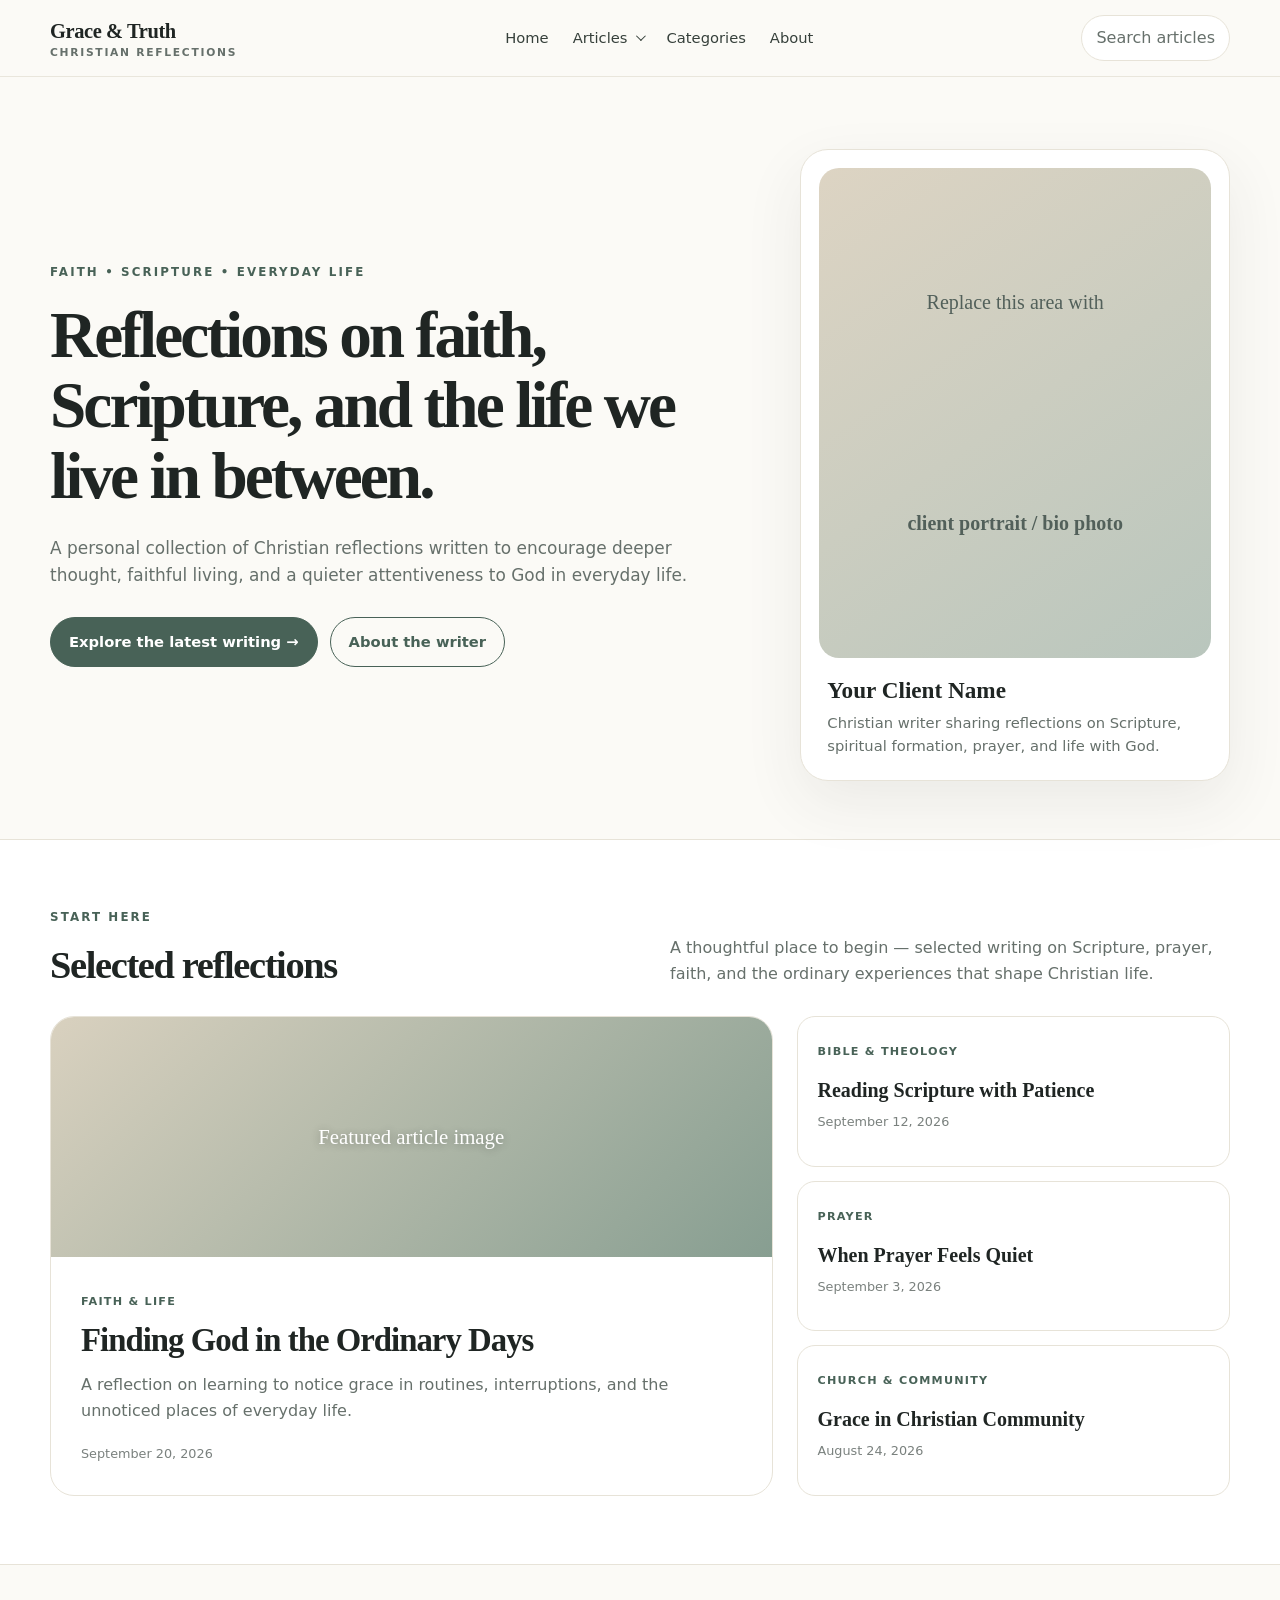
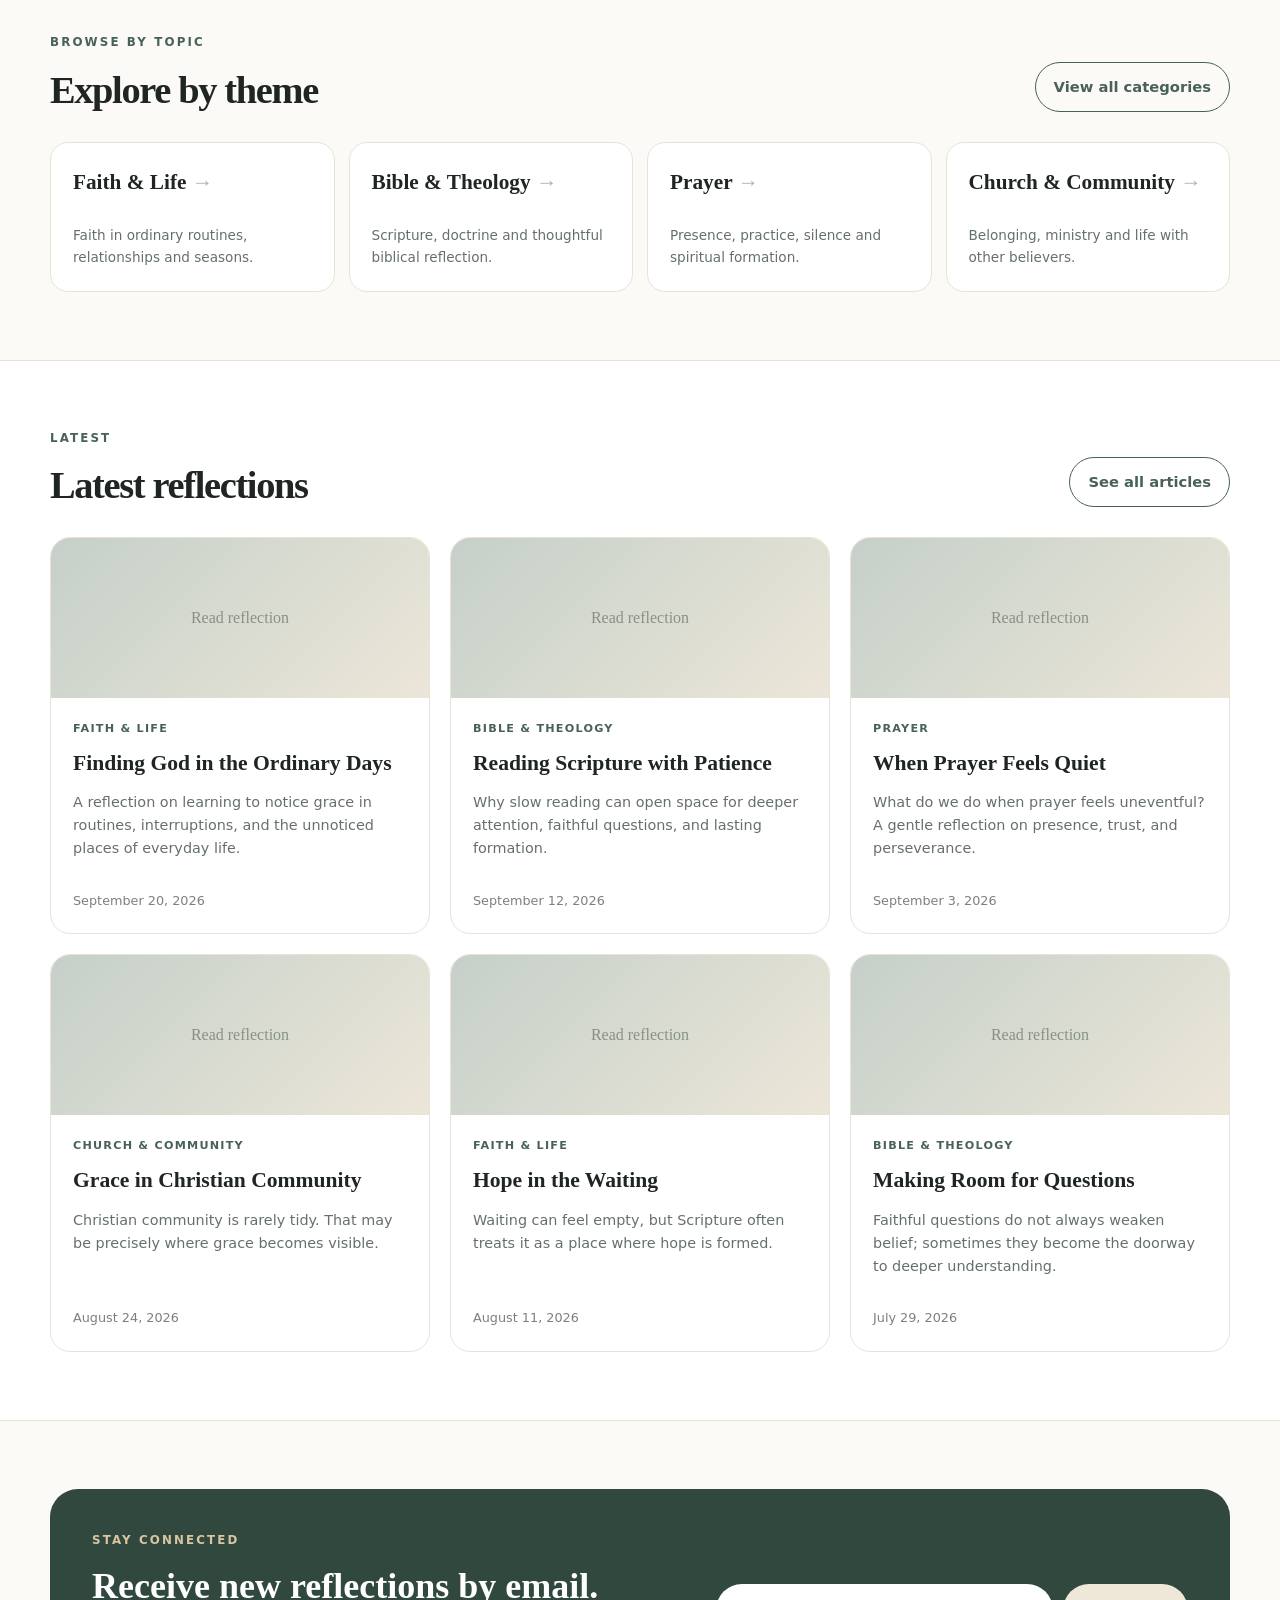
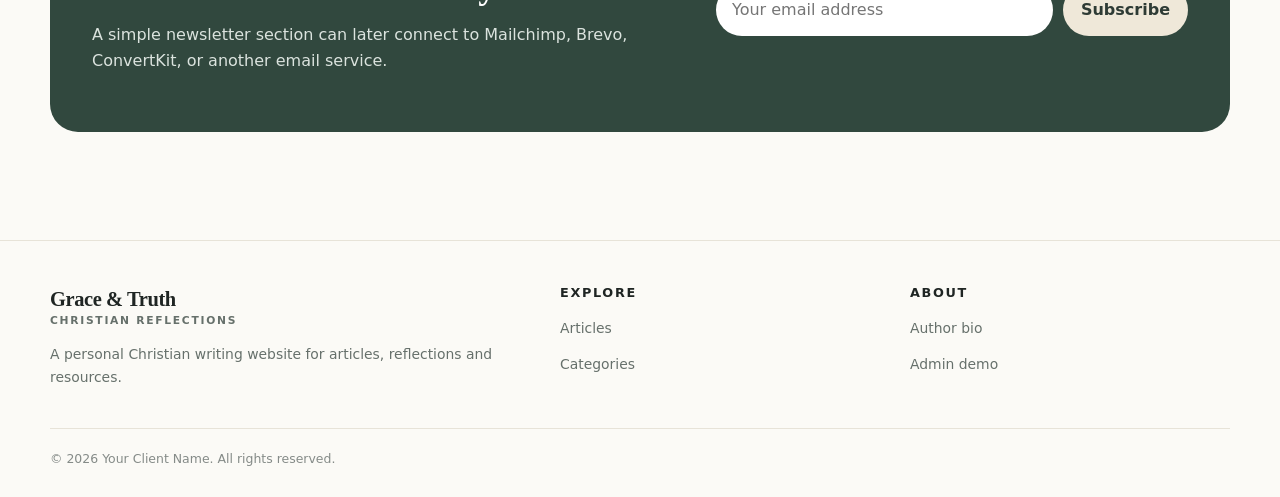
<file: index.html>
<!doctype html><html lang="en"><head><meta charset="utf-8"><meta name="viewport" content="width=device-width,initial-scale=1"><title>Grace & Truth — Christian Writer</title><meta name="description" content="Christian reflections on Scripture, faith, prayer and everyday discipleship."><link rel="stylesheet" href="assets/styles.css"></head><body>
<header class="site-header"><div class="container nav"><a class="brand" href="index.html">Grace & Truth<small>Christian reflections</small></a><nav class="nav-links"><a href="index.html">Home</a><a href="articles.html">Articles</a><a href="categories.html">Categories</a><a href="about.html">About</a></nav><button class="search-trigger" onclick="location.href='articles.html'">Search articles</button><button class="menu-btn" aria-label="Open menu" aria-expanded="false"><span></span></button></div></header>
<main>
<section class="hero"><div class="container hero-grid"><div><div class="kicker">Faith • Scripture • Everyday Life</div><h1>Reflections on faith, Scripture, and the life we live in between.</h1><p>A personal collection of Christian reflections written to encourage deeper thought, faithful living, and a quieter attentiveness to God in everyday life.</p><div class="hero-actions"><a class="btn primary" href="articles.html">Explore the latest writing →</a><a class="btn ghost" href="about.html">About the writer</a></div></div><div class="author-card"><div class="author-photo">Replace this area with<br><strong>client portrait / bio photo</strong></div><div class="author-meta"><h3>Your Client Name</h3><p>Christian writer sharing reflections on Scripture, spiritual formation, prayer, and life with God.</p></div></div></div></section>
<section class="section white"><div class="container"><div class="section-head"><div><div class="kicker">Start here</div><h2>Selected reflections</h2></div><p>A thoughtful place to begin — selected writing on Scripture, prayer, faith, and the ordinary experiences that shape Christian life.</p></div><div class="featured-grid"><a class="feature-card" href="article.html?id=faith-ordinary-days"><div class="feature-image"></div><div class="feature-content"><span class="tag">Faith & Life</span><h3>Finding God in the Ordinary Days</h3><p>A reflection on learning to notice grace in routines, interruptions, and the unnoticed places of everyday life.</p><div class="meta"><span>September 20, 2026</span><span class="read-link">Read reflection →</span></div></div></a><div class="side-list"><a class="mini-card" href="article.html?id=reading-scripture"><span class="tag">Bible & Theology</span><h3>Reading Scripture with Patience</h3><div class="meta">September 12, 2026</div></a><a class="mini-card" href="article.html?id=when-prayer-feels-quiet"><span class="tag">Prayer</span><h3>When Prayer Feels Quiet</h3><div class="meta">September 3, 2026</div></a><a class="mini-card" href="article.html?id=grace-in-community"><span class="tag">Church & Community</span><h3>Grace in Christian Community</h3><div class="meta">August 24, 2026</div></a></div></div></div></section>
<section class="section"><div class="container"><div class="section-head"><div><div class="kicker">Browse by topic</div><h2>Explore by theme</h2></div><a class="btn ghost" href="categories.html">View all categories</a></div><div class="category-row"><a class="category-card" href="category.html?name=Faith%20%26%20Life"><strong>Faith & Life</strong><span>Faith in ordinary routines, relationships and seasons.</span></a><a class="category-card" href="category.html?name=Bible%20%26%20Theology"><strong>Bible & Theology</strong><span>Scripture, doctrine and thoughtful biblical reflection.</span></a><a class="category-card" href="category.html?name=Prayer"><strong>Prayer</strong><span>Presence, practice, silence and spiritual formation.</span></a><a class="category-card" href="category.html?name=Church%20%26%20Community"><strong>Church & Community</strong><span>Belonging, ministry and life with other believers.</span></a></div></div></section>
<section class="section white"><div class="container"><div class="section-head"><div><div class="kicker">Latest</div><h2>Latest reflections</h2></div><a class="btn ghost" href="articles.html">See all articles</a></div><div class="article-grid" id="latestGrid"></div></div></section>
<section class="section"><div class="container"><div class="newsletter"><div><div class="kicker" style="color:#d8c5a2">Stay connected</div><h2>Receive new reflections by email.</h2><p>A simple newsletter section can later connect to Mailchimp, Brevo, ConvertKit, or another email service.</p></div><form class="newsletter-form" onsubmit="event.preventDefault();alert('Demo only — connect this to the client newsletter service later.')"><input type="email" placeholder="Your email address" required><button>Subscribe</button></form></div></div></section>
</main>
<footer class="footer"><div class="container"><div class="footer-grid"><div><div class="brand">Grace & Truth<small>Christian reflections</small></div><p>A personal Christian writing website for articles, reflections and resources.</p></div><div><h4>Explore</h4><p><a href="articles.html">Articles</a></p><p><a href="categories.html">Categories</a></p></div><div><h4>About</h4><p><a href="about.html">Author bio</a></p><p><a href="admin.html">Admin demo</a></p></div></div><div class="copyright">© 2026 Your Client Name. All rights reserved.</div></div></footer>
<script src="assets/site.js"></script><script>renderArticleGrid(document.getElementById('latestGrid'),getArticles().slice(0,6));</script></body></html>
</file>
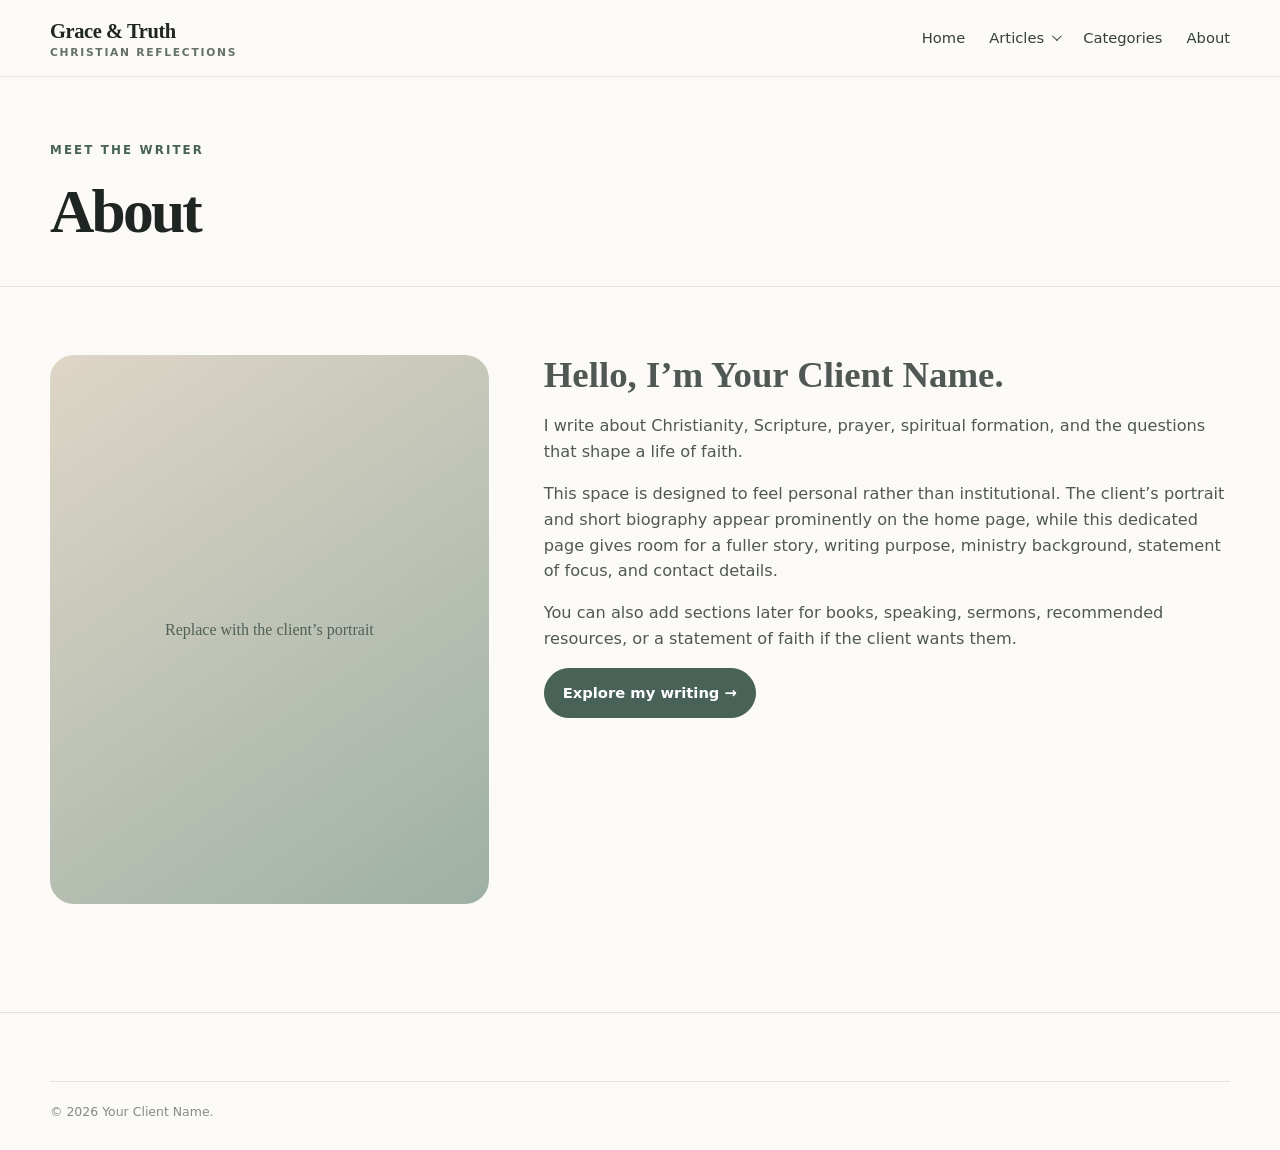
<file: about.html>
<!doctype html><html lang="en"><head><meta charset="utf-8"><meta name="viewport" content="width=device-width,initial-scale=1"><title>About — Grace & Truth</title><link rel="stylesheet" href="assets/styles.css"></head><body><header class="site-header"><div class="container nav"><a class="brand" href="index.html">Grace & Truth<small>Christian reflections</small></a><nav class="nav-links"><a href="index.html">Home</a><a href="articles.html">Articles</a><a href="categories.html">Categories</a><a href="about.html">About</a></nav><button class="menu-btn" aria-label="Open menu" aria-expanded="false"><span></span></button></div></header><section class="page-hero"><div class="container"><div class="kicker">Meet the writer</div><h1>About</h1></div></section><section class="section"><div class="container about-grid"><div class="portrait-lg">Replace with the client’s portrait</div><div class="prose"><h2>Hello, I’m Your Client Name.</h2><p>I write about Christianity, Scripture, prayer, spiritual formation, and the questions that shape a life of faith.</p><p>This space is designed to feel personal rather than institutional. The client’s portrait and short biography appear prominently on the home page, while this dedicated page gives room for a fuller story, writing purpose, ministry background, statement of focus, and contact details.</p><p>You can also add sections later for books, speaking, sermons, recommended resources, or a statement of faith if the client wants them.</p><a class="btn primary" href="articles.html">Explore my writing →</a></div></div></section><footer class="footer"><div class="container"><div class="copyright">© 2026 Your Client Name.</div></div></footer><script src="assets/site.js"></script></body></html>
</file>
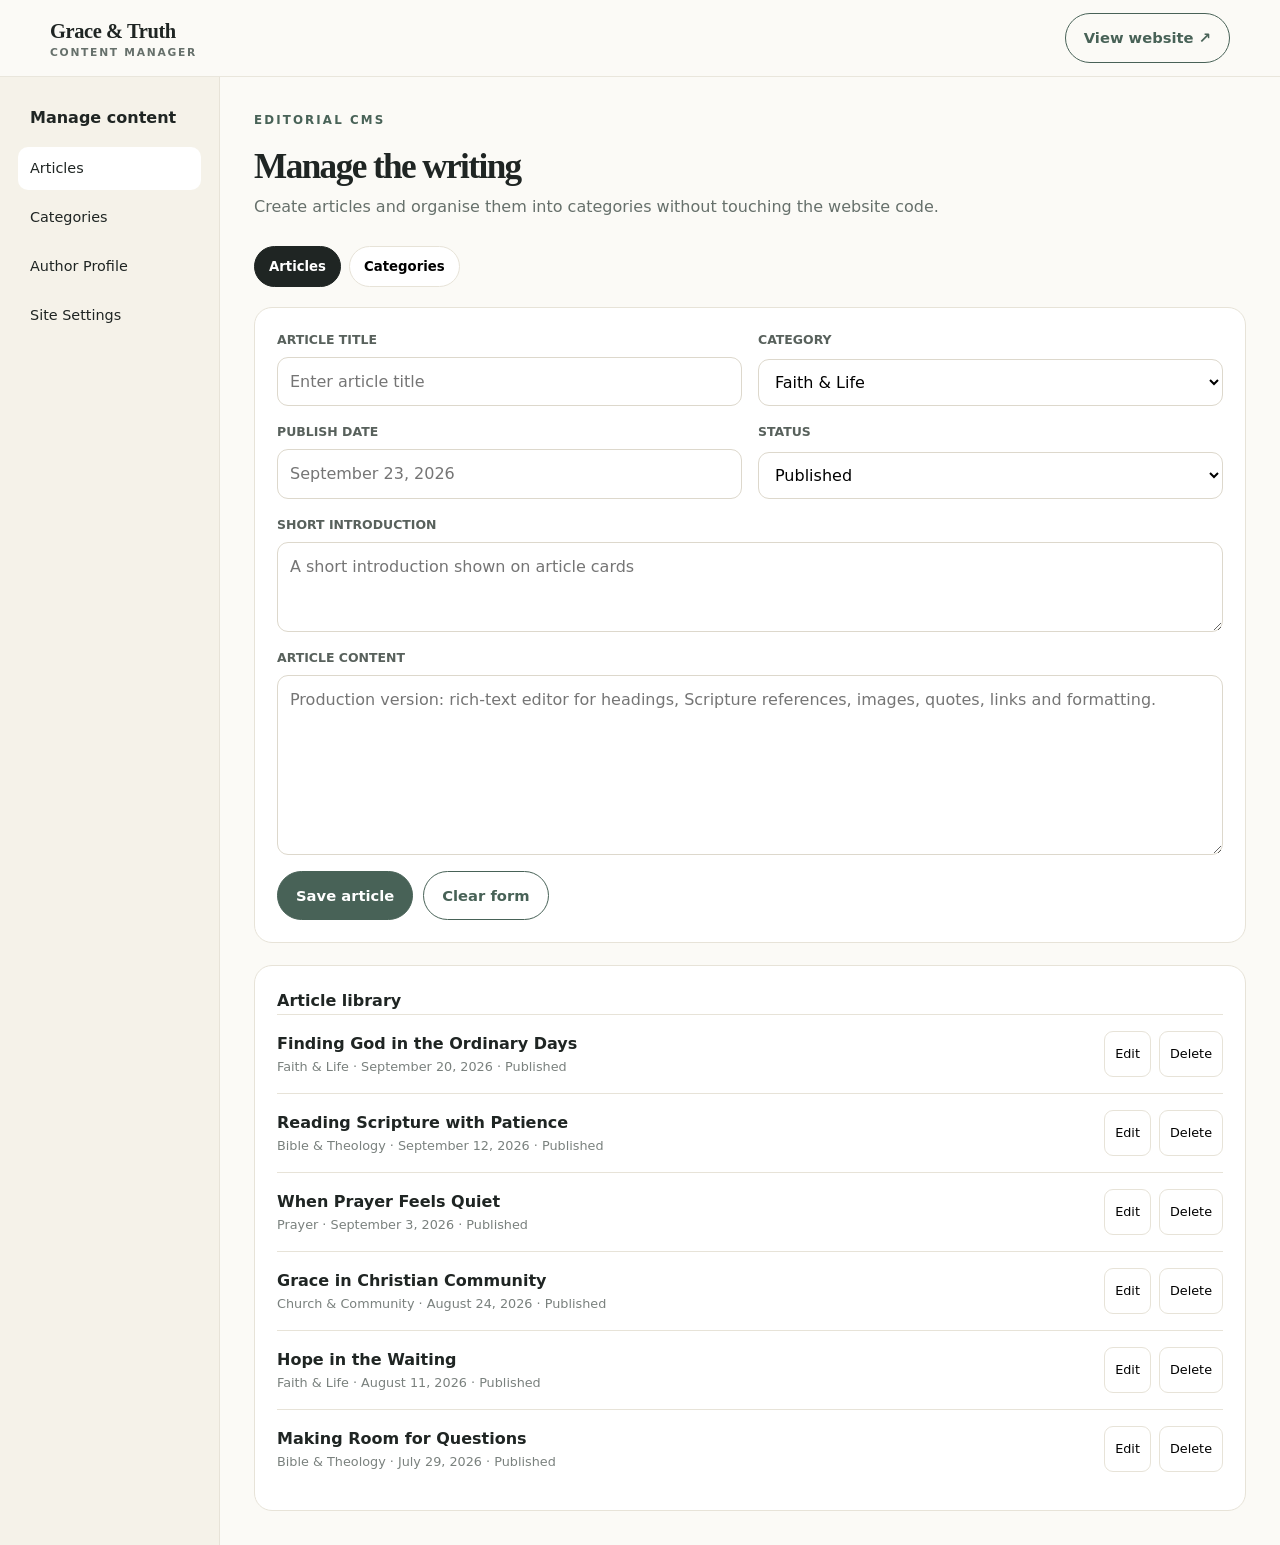
<file: admin.html>
<!doctype html><html lang="en"><head><meta charset="utf-8"><meta name="viewport" content="width=device-width,initial-scale=1"><title>Admin CMS Demo — Grace & Truth</title><link rel="stylesheet" href="assets/styles.css"></head><body>
<header class="site-header"><div class="container nav"><a class="brand" href="index.html">Grace & Truth<small>Content manager</small></a><a class="btn ghost" href="index.html">View website ↗</a></div></header>
<div class="admin-wrap"><aside class="admin-sidebar"><strong style="display:block;margin:0 12px 16px">Manage content</strong><a class="active">Articles</a><a>Categories</a><a>Author Profile</a><a>Site Settings</a></aside><main class="admin-main">
<div class="admin-top"><div><div class="kicker">Editorial CMS</div><h1>Manage the writing</h1><p style="margin:8px 0 0;color:var(--muted)">Create articles and organise them into categories without touching the website code.</p></div></div>
<div class="admin-tabs"><button class="admin-tab active" data-tab="articlesTab">Articles</button><button class="admin-tab" data-tab="categoriesTab">Categories</button></div>
<section class="admin-section active" id="articlesTab">
<div class="panel"><form id="form"><input type="hidden" id="editId"><div class="form-grid"><div class="field"><label>ARTICLE TITLE</label><input id="title" required placeholder="Enter article title"></div><div class="field"><label>CATEGORY</label><select id="category" required></select></div><div class="field"><label>PUBLISH DATE</label><input id="date" required placeholder="September 23, 2026"></div><div class="field"><label>STATUS</label><select id="status"><option>Published</option><option>Draft</option></select></div><div class="field full"><label>SHORT INTRODUCTION</label><textarea id="excerpt" style="min-height:90px" required placeholder="A short introduction shown on article cards"></textarea></div><div class="field full"><label>ARTICLE CONTENT</label><textarea id="content" placeholder="Production version: rich-text editor for headings, Scripture references, images, quotes, links and formatting."></textarea></div></div><div style="display:flex;gap:10px;margin-top:16px;flex-wrap:wrap"><button class="btn primary" type="submit">Save article</button><button class="btn ghost" type="button" id="cancel">Clear form</button></div></form></div>
<div class="panel admin-list"><strong>Article library</strong><div id="list"></div></div>
</section>
<section class="admin-section" id="categoriesTab">
<div class="panel"><div class="section-head" style="margin-bottom:18px"><div><div class="kicker">Navigation & organisation</div><h2 style="font-size:1.7rem">Article categories</h2></div><p>Add, rename, describe, or remove categories here. The website menu, filters, and category pages use this same list automatically.</p></div><form id="catForm"><input type="hidden" id="catOriginal"><div class="form-grid"><div class="field"><label>CATEGORY NAME</label><input id="catName" required placeholder="e.g. Devotional"></div><div class="field"><label>SHORT DESCRIPTION</label><input id="catDescription" placeholder="A short line explaining this topic"></div></div><div style="display:flex;gap:10px;margin-top:16px"><button class="btn primary" type="submit">Save category</button><button class="btn ghost" type="button" id="catCancel">Clear</button></div></form></div>
<div class="panel admin-list"><strong>Current categories</strong><div id="catList"></div></div>
</section>
</main></div>
<script src="assets/site.js"></script><script>
const form=document.getElementById('form'),list=document.getElementById('list'),catSelect=document.getElementById('category');
const catForm=document.getElementById('catForm'),catList=document.getElementById('catList');
function slug(s){return s.toLowerCase().trim().replace(/[^a-z0-9]+/g,'-').replace(/^-|-$/g,'')||Date.now().toString()}
function fillCategorySelect(selected=''){const cats=getCategories();catSelect.innerHTML=cats.map(c=>`<option ${c.name===selected?'selected':''}>${esc(c.name)}</option>`).join('')}
function refresh(){const data=getArticles();list.innerHTML=data.map(a=>`<div class="admin-item"><div><strong>${esc(a.title)}</strong><div class="meta">${esc(a.category)} · ${esc(a.date)} · ${esc(a.status||'Published')}</div></div><div class="admin-actions"><button class="small-btn" onclick="editA('${a.id}')">Edit</button><button class="small-btn" onclick="delA('${a.id}')">Delete</button></div></div>`).join('')}
function clearF(){form.reset();document.getElementById('editId').value='';fillCategorySelect()}
window.editA=id=>{const a=getArticles().find(x=>x.id===id);if(!a)return;['title','date','excerpt','status'].forEach(k=>{const el=document.getElementById(k);if(el)el.value=a[k]||''});fillCategorySelect(a.category);document.getElementById('editId').value=a.id;scrollTo({top:0,behavior:'smooth'})}
window.delA=id=>{if(!confirm('Delete this article?'))return;saveArticles(getArticles().filter(a=>a.id!==id));refresh()}
form.onsubmit=e=>{e.preventDefault();let data=getArticles(),id=document.getElementById('editId').value||slug(document.getElementById('title').value);const obj={id,title:document.getElementById('title').value,category:catSelect.value,date:document.getElementById('date').value,status:document.getElementById('status').value,excerpt:document.getElementById('excerpt').value};const i=data.findIndex(a=>a.id===id);if(i>=0)data[i]={...data[i],...obj};else data.unshift(obj);saveArticles(data);clearF();refresh();alert('Article saved. The demo stores it in this browser; the production CMS will save it to the online database.')};
document.getElementById('cancel').onclick=clearF;
function refreshCats(){const cats=getCategories();catList.innerHTML=cats.map(c=>`<div class="category-admin-row"><strong>${esc(c.name)}</strong><small>${esc(c.description||'No description yet.')}</small><div class="admin-actions"><button class="small-btn" onclick="editCat('${encodeURIComponent(c.name)}')">Edit</button><button class="small-btn" onclick="deleteCat('${encodeURIComponent(c.name)}')">Delete</button></div></div>`).join('');fillCategorySelect(catSelect.value)}
window.editCat=n=>{const name=decodeURIComponent(n),c=getCategories().find(x=>x.name===name);if(!c)return;document.getElementById('catOriginal').value=name;document.getElementById('catName').value=c.name;document.getElementById('catDescription').value=c.description||'';document.querySelector('[data-tab="categoriesTab"]').click();document.getElementById('catName').focus()}
window.deleteCat=n=>{const name=decodeURIComponent(n);if(getArticles().some(a=>a.category===name)){alert('This category is still used by one or more articles. Move those articles to another category first.');return}if(!confirm(`Delete “${name}”?`))return;saveCategories(getCategories().filter(c=>c.name!==name));refreshCats()}
function clearCat(){catForm.reset();document.getElementById('catOriginal').value=''}
catForm.onsubmit=e=>{e.preventDefault();const original=document.getElementById('catOriginal').value,name=document.getElementById('catName').value.trim(),description=document.getElementById('catDescription').value.trim();if(!name)return;let cats=getCategories();if(original){cats=cats.map(c=>c.name===original?{name,description}:c);if(original!==name){saveArticles(getArticles().map(a=>a.category===original?{...a,category:name}:a))}}else if(!cats.some(c=>c.name.toLowerCase()===name.toLowerCase()))cats.push({name,description});else{alert('This category already exists.');return}saveCategories(cats);clearCat();refreshCats();refresh();alert('Category saved. It now feeds the article menu, filters, and category pages in this demo.')}
document.getElementById('catCancel').onclick=clearCat;
document.querySelectorAll('.admin-tab').forEach(btn=>btn.onclick=()=>{document.querySelectorAll('.admin-tab').forEach(x=>x.classList.remove('active'));document.querySelectorAll('.admin-section').forEach(x=>x.classList.remove('active'));btn.classList.add('active');document.getElementById(btn.dataset.tab).classList.add('active')});
fillCategorySelect();refresh();refreshCats();
</script></body></html>
</file>
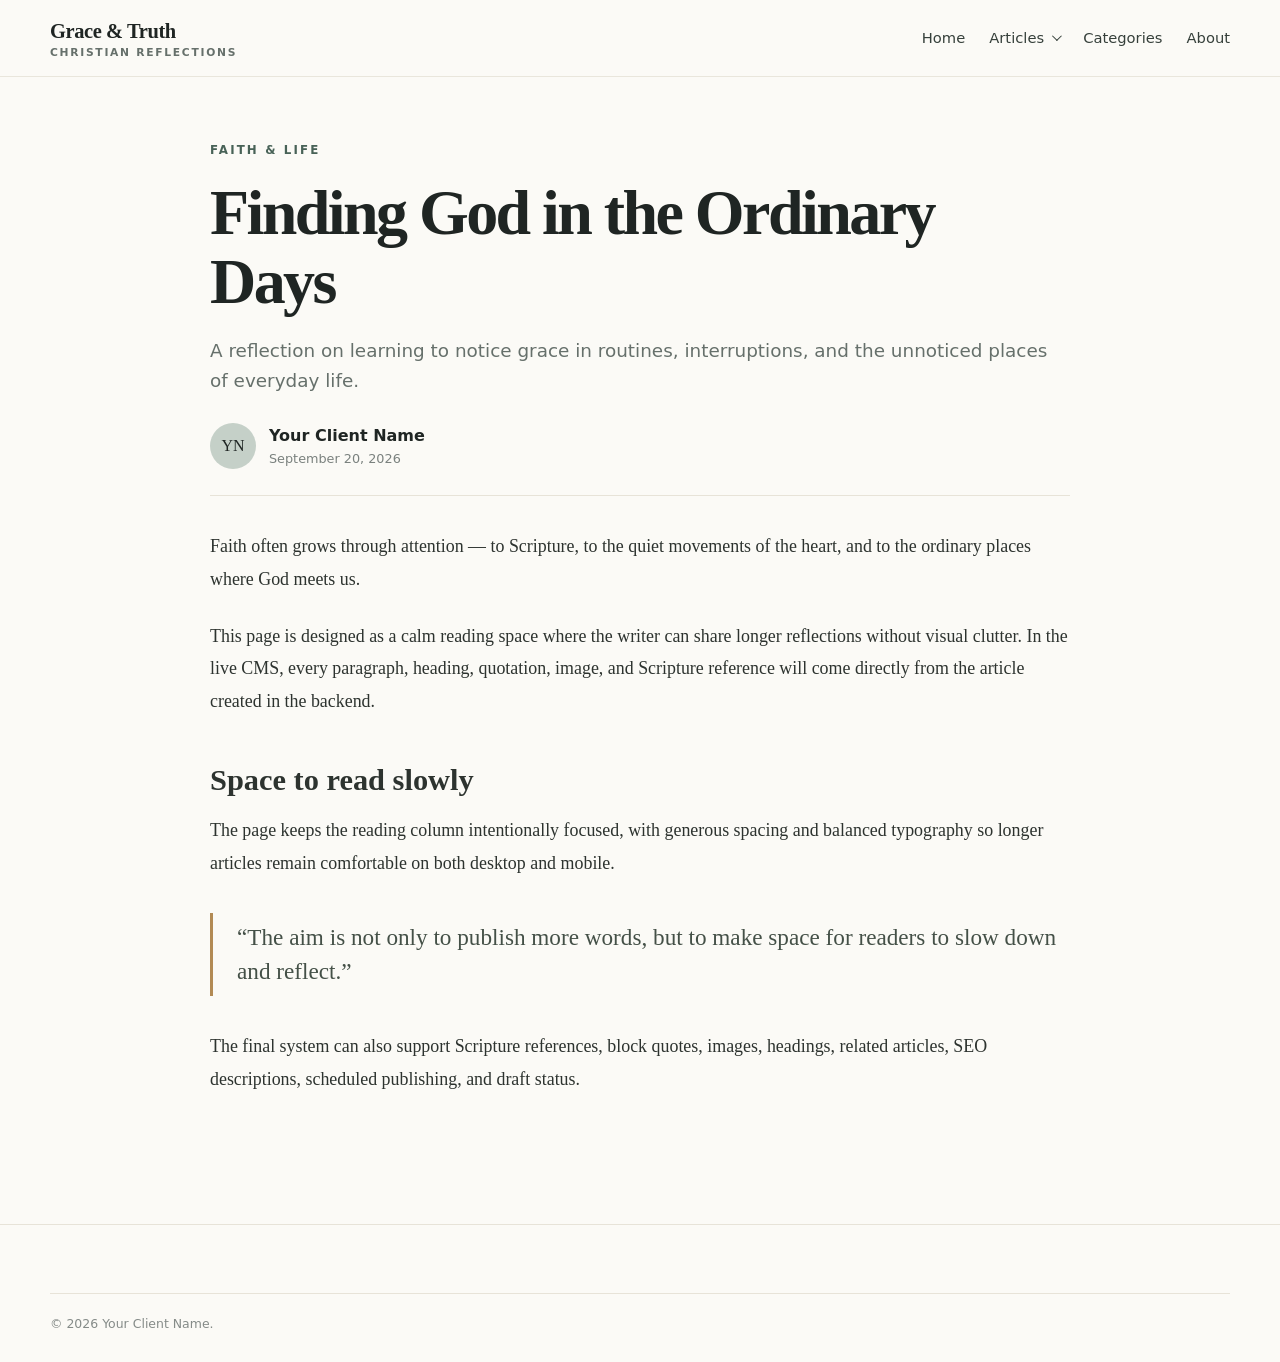
<file: article.html>
<!doctype html><html lang="en"><head><meta charset="utf-8"><meta name="viewport" content="width=device-width,initial-scale=1"><title>Article — Grace & Truth</title><link rel="stylesheet" href="assets/styles.css"></head><body><header class="site-header"><div class="container nav"><a class="brand" href="index.html">Grace & Truth<small>Christian reflections</small></a><nav class="nav-links"><a href="index.html">Home</a><a href="articles.html">Articles</a><a href="categories.html">Categories</a><a href="about.html">About</a></nav><button class="menu-btn" aria-label="Open menu" aria-expanded="false"><span></span></button></div></header><main class="article-shell"><div id="article"></div></main><footer class="footer"><div class="container"><div class="copyright">© 2026 Your Client Name.</div></div></footer><script src="assets/site.js"></script><script>const id=new URLSearchParams(location.search).get('id');const a=getArticles().find(x=>x.id===id)||getArticles()[0];document.title=a.title+' — Grace & Truth';document.getElementById('article').innerHTML=`<div class="kicker">${esc(a.category)}</div><h1 class="article-title">${esc(a.title)}</h1><p class="article-deck">${esc(a.excerpt)}</p><div class="article-author"><div class="avatar">YN</div><div><strong>Your Client Name</strong><div class="meta">${esc(a.date)}</div></div></div><div class="article-content"><p>Faith often grows through attention — to Scripture, to the quiet movements of the heart, and to the ordinary places where God meets us.</p><p>This page is designed as a calm reading space where the writer can share longer reflections without visual clutter. In the live CMS, every paragraph, heading, quotation, image, and Scripture reference will come directly from the article created in the backend.</p><h2>Space to read slowly</h2><p>The page keeps the reading column intentionally focused, with generous spacing and balanced typography so longer articles remain comfortable on both desktop and mobile.</p><div class="pullquote">“The aim is not only to publish more words, but to make space for readers to slow down and reflect.”</div><p>The final system can also support Scripture references, block quotes, images, headings, related articles, SEO descriptions, scheduled publishing, and draft status.</p></div>`;</script></body></html>
</file>
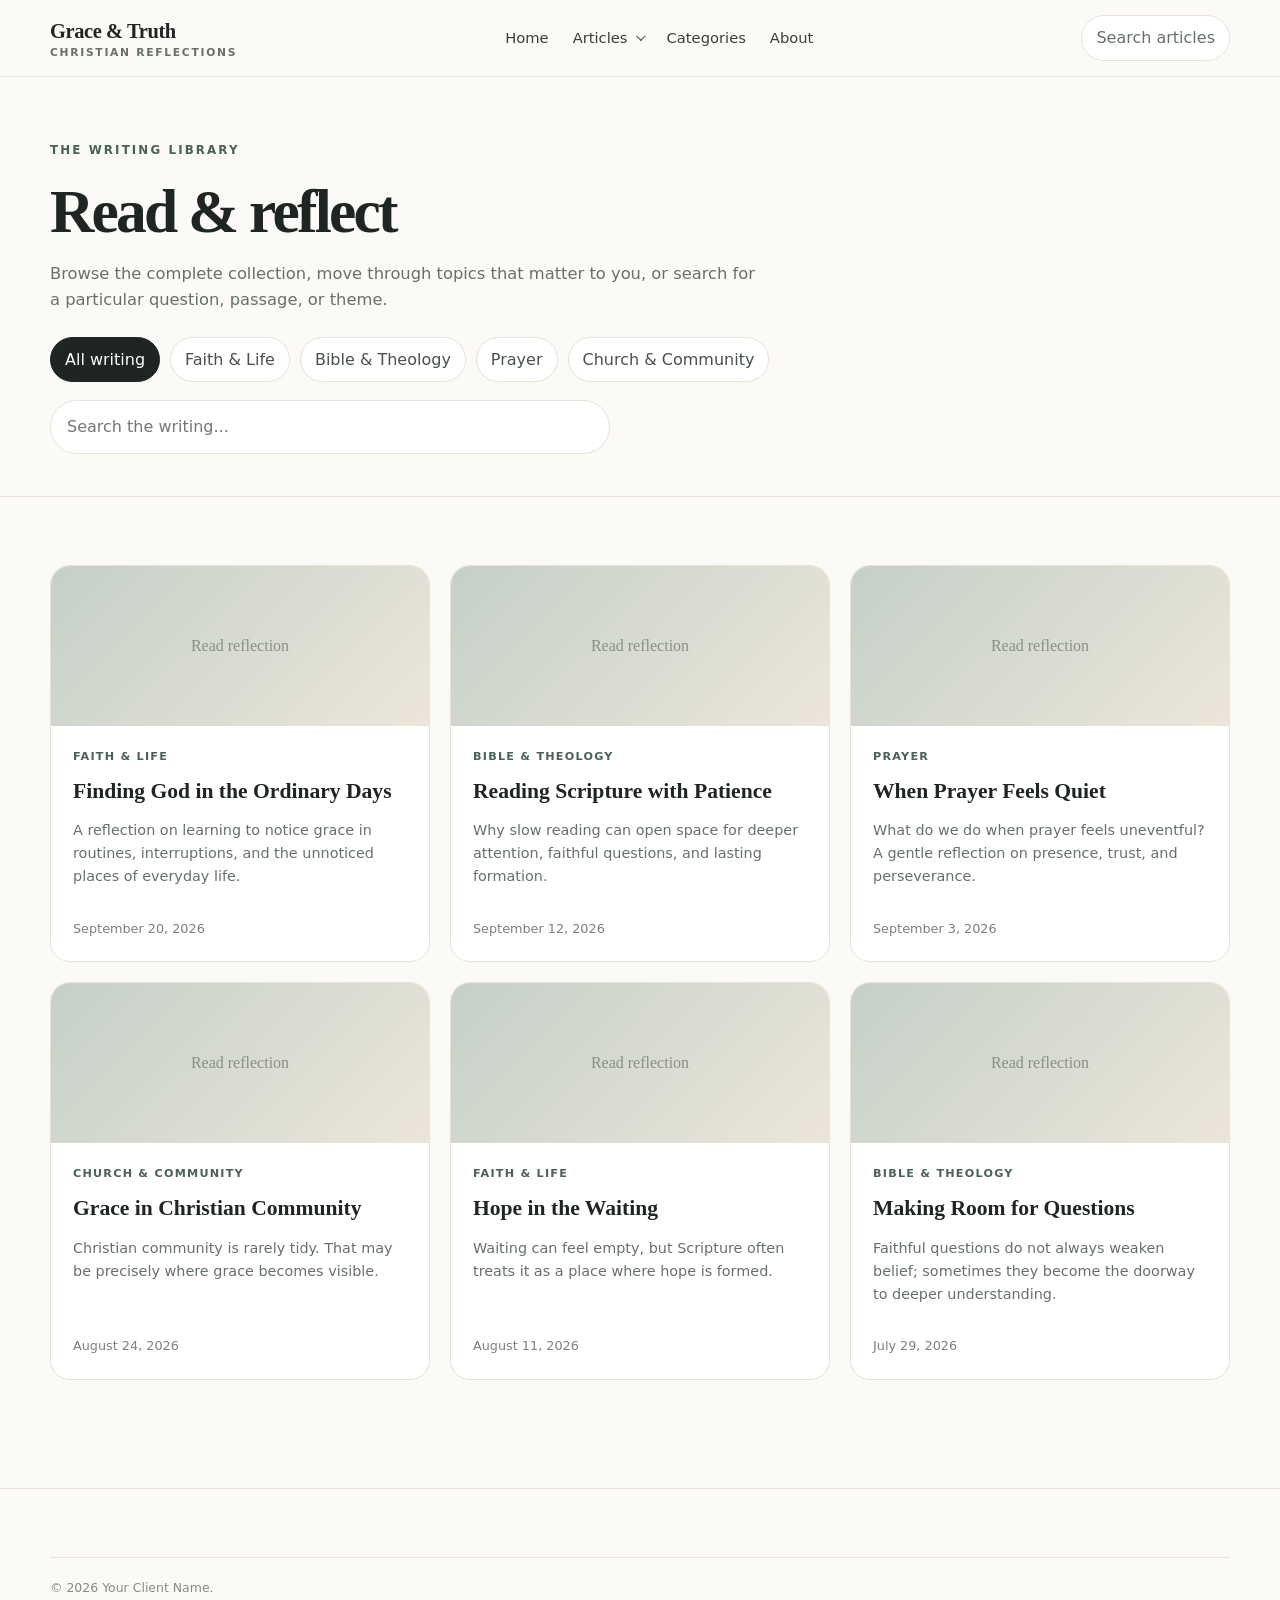
<file: articles.html>
<!doctype html><html lang="en"><head><meta charset="utf-8"><meta name="viewport" content="width=device-width,initial-scale=1"><title>Articles — Grace & Truth</title><link rel="stylesheet" href="assets/styles.css"></head><body>
<header class="site-header"><div class="container nav"><a class="brand" href="index.html">Grace & Truth<small>Christian reflections</small></a><nav class="nav-links"><a href="index.html">Home</a><a href="articles.html">Articles</a><a href="categories.html">Categories</a><a href="about.html">About</a></nav><button class="search-trigger">Search articles</button><button class="menu-btn" aria-label="Open menu" aria-expanded="false"><span></span></button></div></header>
<section class="page-hero"><div class="container"><div class="kicker">The writing library</div><h1>Read & reflect</h1><p class="editorial-intro">Browse the complete collection, move through topics that matter to you, or search for a particular question, passage, or theme.</p><div class="filters" id="filters"></div><div style="margin-top:18px"><input id="search" class="search-field" placeholder="Search the writing..." aria-label="Search articles"></div></div></section>
<section class="section"><div class="container"><div class="article-grid" id="grid"></div></div></section>
<footer class="footer"><div class="container"><div class="copyright">© 2026 Your Client Name.</div></div></footer><script src="assets/site.js"></script><script>
let cat='All';
const grid=document.getElementById('grid'),search=document.getElementById('search'),filters=document.getElementById('filters');
function draw(){const q=search.value.toLowerCase();renderArticleGrid(grid,getArticles().filter(a=>(cat==='All'||a.category===cat)&&(`${a.title} ${a.excerpt} ${a.category}`.toLowerCase().includes(q))))}
function drawFilters(){const cats=getCategories();filters.innerHTML=`<button class="filter active" data-cat="All">All writing</button>${cats.map(c=>`<button class="filter" data-cat="${esc(c.name)}">${esc(c.name)}</button>`).join('')}`;filters.querySelectorAll('.filter').forEach(b=>b.onclick=()=>{filters.querySelectorAll('.filter').forEach(x=>x.classList.remove('active'));b.classList.add('active');cat=b.dataset.cat;draw()})}
search.oninput=draw;drawFilters();draw();
</script></body></html>
</file>
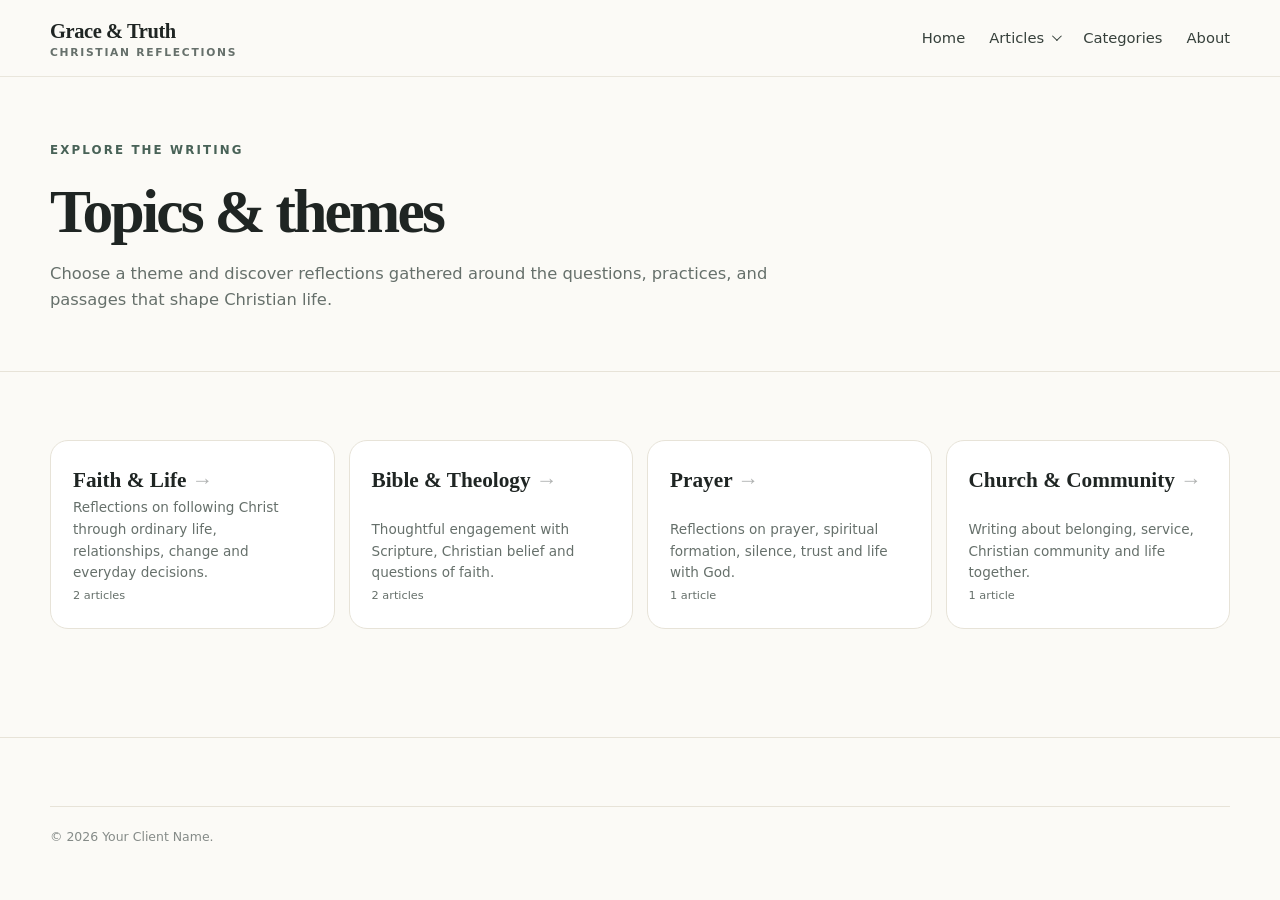
<file: categories.html>
<!doctype html><html lang="en"><head><meta charset="utf-8"><meta name="viewport" content="width=device-width,initial-scale=1"><title>Categories — Grace & Truth</title><link rel="stylesheet" href="assets/styles.css"></head><body><header class="site-header"><div class="container nav"><a class="brand" href="index.html">Grace & Truth<small>Christian reflections</small></a><nav class="nav-links"><a href="index.html">Home</a><a href="articles.html">Articles</a><a href="categories.html">Categories</a><a href="about.html">About</a></nav><button class="menu-btn" aria-label="Open menu" aria-expanded="false"><span></span></button></div></header><section class="page-hero"><div class="container"><div class="kicker">Explore the writing</div><h1>Topics & themes</h1><p>Choose a theme and discover reflections gathered around the questions, practices, and passages that shape Christian life.</p></div></section><section class="section"><div class="container"><div class="category-row" id="cats"></div></div></section><footer class="footer"><div class="container"><div class="copyright">© 2026 Your Client Name.</div></div></footer><script src="assets/site.js"></script><script>const counts={};getArticles().forEach(a=>counts[a.category]=(counts[a.category]||0)+1);document.getElementById('cats').innerHTML=getCategories().map(c=>`<a class="category-card" href="category.html?name=${encodeURIComponent(c.name)}"><strong>${esc(c.name)}</strong><span>${esc(c.description||'Explore reflections in this topic.')}<br><small>${counts[c.name]||0} article${(counts[c.name]||0)===1?'':'s'}</small></span></a>`).join('');</script></body></html>
</file>
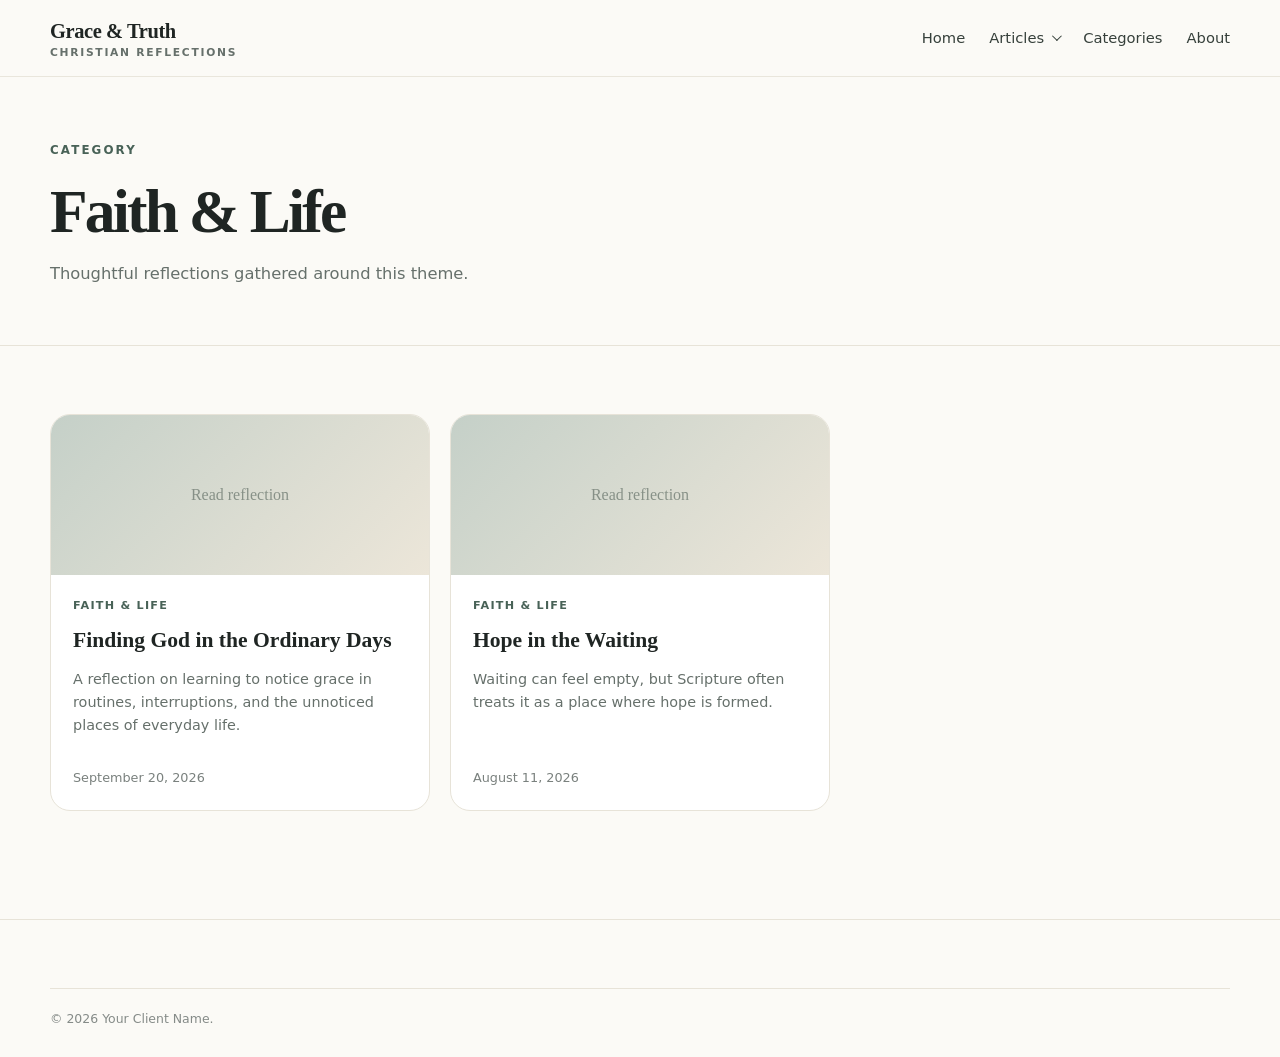
<file: category.html>
<!doctype html><html lang="en"><head><meta charset="utf-8"><meta name="viewport" content="width=device-width,initial-scale=1"><title>Category — Grace & Truth</title><link rel="stylesheet" href="assets/styles.css"></head><body><header class="site-header"><div class="container nav"><a class="brand" href="index.html">Grace & Truth<small>Christian reflections</small></a><nav class="nav-links"><a href="index.html">Home</a><a href="articles.html">Articles</a><a href="categories.html">Categories</a><a href="about.html">About</a></nav><button class="menu-btn" aria-label="Open menu" aria-expanded="false"><span></span></button></div></header><section class="page-hero"><div class="container"><div class="kicker">Category</div><h1 id="title">Articles</h1><p>Thoughtful reflections gathered around this theme.</p></div></section><section class="section"><div class="container"><div class="article-grid" id="grid"></div></div></section><footer class="footer"><div class="container"><div class="copyright">© 2026 Your Client Name.</div></div></footer><script src="assets/site.js"></script><script>const n=new URLSearchParams(location.search).get('name')||'Faith & Life';document.getElementById('title').textContent=n;renderArticleGrid(document.getElementById('grid'),getArticles().filter(a=>a.category===n));</script></body></html>
</file>
<file: assets/styles.css>
:root{
  --ink:#1f2523;
  --muted:#66706b;
  --paper:#fbfaf6;
  --panel:#ffffff;
  --line:#e7e3d8;
  --sage:#486257;
  --sage2:#31483e;
  --sand:#efe8d9;
  --gold:#b28a54;
  --max:1180px;
  --serif: Georgia, 'Times New Roman', serif;
  --sans: Inter, ui-sans-serif, system-ui, -apple-system, BlinkMacSystemFont, 'Segoe UI', sans-serif;
}
*{box-sizing:border-box}
html{scroll-behavior:smooth}
body{margin:0;background:var(--paper);color:var(--ink);font-family:var(--sans);line-height:1.6;-webkit-font-smoothing:antialiased}
a{color:inherit;text-decoration:none}
img{max-width:100%;display:block}
button,input,textarea,select{font:inherit}
.container{width:min(calc(100% - 40px),var(--max));margin:auto}
.site-header{position:sticky;top:0;z-index:30;background:rgba(251,250,246,.95);backdrop-filter:blur(16px);border-bottom:1px solid rgba(231,227,216,.85)}
.nav{height:76px;display:flex;align-items:center;justify-content:space-between;gap:24px}
.brand{font-family:var(--serif);font-size:1.28rem;font-weight:700;letter-spacing:-.02em}
.brand small{display:block;font-family:var(--sans);font-size:.67rem;letter-spacing:.16em;text-transform:uppercase;color:var(--muted);font-weight:600;margin-top:-3px}
.nav-links{display:flex;align-items:center;gap:24px;font-size:.92rem}
.nav-links a{color:#36403b}
.nav-links a:hover{color:var(--sage)}
.search-trigger{border:1px solid var(--line);background:#fff;border-radius:999px;padding:9px 14px;color:var(--muted)}
.menu-btn{display:none;border:0;background:none;font-size:1.45rem}
.hero{padding:72px 0 58px}
.hero-grid{display:grid;grid-template-columns:1.35fr .85fr;gap:68px;align-items:center}
.kicker{font-size:.74rem;letter-spacing:.18em;text-transform:uppercase;color:var(--sage);font-weight:800;margin-bottom:18px}
h1,h2,h3{font-family:var(--serif);font-weight:600;line-height:1.08;margin:0}
h1{font-size:clamp(2.7rem,5.1vw,5.2rem);letter-spacing:-.045em;max-width:800px}
.hero p{font-size:1.06rem;max-width:700px;color:var(--muted);margin:24px 0 28px}
.hero-actions{display:flex;gap:12px;flex-wrap:wrap}
.btn{display:inline-flex;align-items:center;justify-content:center;gap:8px;border-radius:999px;padding:12px 18px;font-weight:700;font-size:.92rem;border:1px solid var(--sage);transition:.2s}
.btn.primary{background:var(--sage);color:#fff}.btn.primary:hover{background:var(--sage2)}
.btn.ghost{background:transparent;color:var(--sage)}.btn.ghost:hover{background:#f2f0e8}
.author-card{background:var(--panel);border:1px solid var(--line);padding:18px;border-radius:28px;box-shadow:0 22px 60px rgba(46,57,50,.08)}
.author-photo{aspect-ratio:4/5;border-radius:20px;overflow:hidden;background:linear-gradient(145deg,#ddd4c3,#b9c6bd);display:grid;place-items:center;color:#52605a;text-align:center;padding:24px;font-family:var(--serif);font-size:1.25rem}
.author-meta{padding:20px 8px 4px}.author-meta h3{font-size:1.45rem}.author-meta p{margin:8px 0 0;color:var(--muted);font-size:.92rem}
.section{padding:68px 0}
.section.white{background:#fff;border-top:1px solid var(--line);border-bottom:1px solid var(--line)}
.section-head{display:flex;align-items:end;justify-content:space-between;gap:24px;margin-bottom:30px}
.section-head h2{font-size:clamp(2rem,3vw,3rem);letter-spacing:-.035em}
.section-head p{max-width:560px;color:var(--muted);margin:0}
.featured-grid{display:grid;grid-template-columns:1.25fr .75fr;gap:24px}
.feature-card{background:#fff;border:1px solid var(--line);border-radius:24px;overflow:hidden;min-height:480px;display:flex;flex-direction:column}
.feature-image{height:240px;background:linear-gradient(135deg,#d9d1bf,#879e91);position:relative}
.feature-image:after{content:'Featured article image';position:absolute;inset:0;display:grid;place-items:center;color:#fff;font-family:var(--serif);font-size:1.3rem;text-shadow:0 1px 8px rgba(0,0,0,.3)}
.feature-content{padding:30px}.tag{display:inline-block;font-size:.7rem;letter-spacing:.11em;text-transform:uppercase;font-weight:800;color:var(--sage);margin-bottom:12px}
.feature-content h3{font-size:2.05rem;letter-spacing:-.03em}.feature-content p{color:var(--muted);margin:14px 0 20px}
.meta{display:flex;gap:12px;flex-wrap:wrap;color:#7a817e;font-size:.8rem}
.side-list{display:grid;gap:14px}.mini-card{background:#fff;border:1px solid var(--line);border-radius:18px;padding:20px;display:block;transition:.18s}.mini-card:hover{transform:translateY(-2px);box-shadow:0 10px 30px rgba(48,60,52,.07)}.mini-card h3{font-size:1.25rem;line-height:1.25;margin:5px 0 9px}
.category-row{display:grid;grid-template-columns:repeat(4,1fr);gap:14px}.category-card{background:var(--panel);border:1px solid var(--line);border-radius:18px;padding:22px;min-height:150px;display:flex;flex-direction:column;justify-content:space-between}.category-card strong{font-family:var(--serif);font-size:1.33rem}.category-card span{color:var(--muted);font-size:.85rem}.category-card:hover{border-color:#cfc7b5;background:#fdfcf8}
.article-grid{display:grid;grid-template-columns:repeat(3,1fr);gap:20px}.article-card{background:#fff;border:1px solid var(--line);border-radius:20px;overflow:hidden;display:flex;flex-direction:column;min-height:360px}.thumb{height:160px;background:linear-gradient(135deg,#c5d0c8,#ece6d9);display:grid;place-items:center;color:#657269;font-family:var(--serif)}.article-body{padding:22px;display:flex;flex-direction:column;flex:1}.article-body h3{font-size:1.35rem;line-height:1.25}.article-body p{color:var(--muted);font-size:.9rem}.article-body .meta{margin-top:auto;padding-top:16px}
.newsletter{background:var(--sage2);color:#fff;border-radius:28px;padding:42px;display:grid;grid-template-columns:1fr .8fr;gap:34px;align-items:center}.newsletter h2{font-size:2.25rem}.newsletter p{color:#dbe3de}.newsletter-form{display:flex;gap:10px}.newsletter input{min-width:0;flex:1;border:0;border-radius:999px;padding:13px 16px}.newsletter button{border:0;border-radius:999px;background:var(--sand);color:#2e3b35;padding:13px 18px;font-weight:800}
.page-hero{padding:64px 0 42px;border-bottom:1px solid var(--line)}.page-hero h1{font-size:clamp(2.5rem,4.8vw,4.8rem)}.page-hero p{max-width:720px;color:var(--muted);font-size:1.02rem}.filters{display:flex;gap:10px;flex-wrap:wrap;margin:24px 0 0}.filter{padding:9px 14px;border-radius:999px;border:1px solid var(--line);background:#fff;color:#48514d}.filter.active{background:var(--ink);color:#fff;border-color:var(--ink)}
.article-shell{width:min(calc(100% - 36px),860px);margin:auto;padding:64px 0}.article-shell .article-title{font-size:clamp(2.6rem,5vw,4.8rem);letter-spacing:-.04em}.article-deck{font-size:1.15rem;color:var(--muted);margin:20px 0 28px}.article-author{display:flex;align-items:center;gap:13px;padding-bottom:26px;border-bottom:1px solid var(--line);margin-bottom:34px}.avatar{width:46px;height:46px;border-radius:50%;background:#c5d0c8;display:grid;place-items:center;font-family:var(--serif)}.article-content{font-family:var(--serif);font-size:1.12rem;line-height:1.82;color:#2d332f}.article-content p{margin:0 0 1.35em}.article-content h2{font-size:1.9rem;margin:1.55em 0 .55em}.pullquote{border-left:3px solid var(--gold);padding:8px 0 8px 24px;margin:34px 0;font-size:1.45rem;line-height:1.45;color:#445047}
.about-grid{display:grid;grid-template-columns:.78fr 1.22fr;gap:55px;align-items:start}.portrait-lg{aspect-ratio:4/5;border-radius:24px;background:linear-gradient(145deg,#ded6c6,#9eb0a5);display:grid;place-items:center;text-align:center;padding:30px;font-family:var(--serif);color:#516159}.prose{font-size:1.01rem;color:#4f5854}.prose h2{font-size:2.3rem;margin-bottom:18px}
.admin-wrap{display:grid;grid-template-columns:220px 1fr;min-height:calc(100vh - 76px)}.admin-sidebar{border-right:1px solid var(--line);padding:28px 18px;background:#f5f2e9}.admin-sidebar a{display:block;padding:10px 12px;border-radius:10px;margin-bottom:6px;font-size:.9rem}.admin-sidebar a.active,.admin-sidebar a:hover{background:#fff}.admin-main{padding:34px}.admin-top{display:flex;justify-content:space-between;align-items:center;margin-bottom:26px}.admin-top h1{font-size:2.2rem}.panel{background:#fff;border:1px solid var(--line);border-radius:18px;padding:22px}.form-grid{display:grid;grid-template-columns:1fr 1fr;gap:16px}.field{display:grid;gap:7px}.field.full{grid-column:1/-1}.field label{font-size:.78rem;font-weight:800;color:#58615c}.field input,.field select,.field textarea{width:100%;border:1px solid #ddd8cc;border-radius:11px;padding:11px 12px;background:#fff}.field textarea{min-height:180px;resize:vertical}.admin-list{margin-top:22px}.admin-item{display:grid;grid-template-columns:1fr auto;gap:18px;padding:16px 0;border-top:1px solid var(--line)}.admin-actions{display:flex;gap:8px}.small-btn{border:1px solid var(--line);background:#fff;border-radius:9px;padding:7px 10px;font-size:.8rem}
.footer{padding:42px 0 28px;border-top:1px solid var(--line);margin-top:40px}.footer-grid{display:grid;grid-template-columns:1.2fr .8fr .8fr;gap:30px}.footer h4{margin:0 0 10px;font-size:.8rem;text-transform:uppercase;letter-spacing:.13em}.footer p,.footer a{font-size:.87rem;color:var(--muted)}.copyright{border-top:1px solid var(--line);margin-top:26px;padding-top:20px;color:#858b88;font-size:.78rem}
@media(max-width:900px){.hero-grid,.featured-grid,.newsletter,.about-grid{grid-template-columns:1fr}.hero{padding-top:48px}.author-card{max-width:520px}.category-row{grid-template-columns:repeat(2,1fr)}.article-grid{grid-template-columns:repeat(2,1fr)}.nav-links{position:fixed;top:76px;left:0;right:0;background:var(--paper);border-bottom:1px solid var(--line);padding:18px 20px;display:none;flex-direction:column;align-items:flex-start}.nav-links.open{display:flex}.menu-btn{display:block}.search-trigger{display:none}.admin-wrap{grid-template-columns:1fr}.admin-sidebar{display:none}.footer-grid{grid-template-columns:1fr 1fr}}
@media(max-width:620px){.container{width:min(calc(100% - 28px),var(--max))}.nav{height:68px}.nav-links{top:68px}.hero{padding:38px 0 40px}.hero-grid{gap:34px}h1{font-size:2.65rem}.hero p{font-size:.98rem}.section{padding:48px 0}.section-head{display:block}.section-head p{margin-top:10px}.category-row,.article-grid,.footer-grid{grid-template-columns:1fr}.category-card{min-height:115px}.feature-card{min-height:unset}.feature-image{height:190px}.feature-content{padding:22px}.feature-content h3{font-size:1.6rem}.newsletter{padding:28px 22px}.newsletter h2{font-size:1.8rem}.newsletter-form{display:grid}.page-hero{padding:44px 0 30px}.article-shell{padding:44px 0}.article-content{font-size:1.05rem;line-height:1.78}.article-shell .article-title{font-size:2.45rem}.admin-main{padding:22px 14px}.form-grid{grid-template-columns:1fr}.field.full{grid-column:auto}}

/* Refined editorial navigation + interactions */
.articles-menu{position:relative;display:flex;align-items:center}
.articles-trigger{border:0;background:transparent;padding:8px 0;color:#36403b;font-size:.92rem;cursor:pointer;display:inline-flex;align-items:center;gap:8px}
.chevron{width:7px;height:7px;border-right:1.5px solid currentColor;border-bottom:1.5px solid currentColor;transform:rotate(45deg) translateY(-2px);transition:transform .2s ease}
.articles-menu.open .chevron{transform:rotate(225deg) translate(-1px,-1px)}
.articles-dropdown{position:absolute;top:calc(100% + 16px);left:50%;transform:translate(-50%,8px);width:380px;background:rgba(255,255,255,.98);border:1px solid var(--line);border-radius:20px;box-shadow:0 24px 70px rgba(31,37,35,.14);padding:12px;opacity:0;visibility:hidden;pointer-events:none;transition:.2s ease;max-height:min(66vh,560px);overflow:auto}
.articles-menu.open .articles-dropdown{opacity:1;visibility:visible;pointer-events:auto;transform:translate(-50%,0)}
.dropdown-all,.dropdown-cat,.dropdown-footer{display:flex;align-items:center;justify-content:space-between;gap:16px;border-radius:14px;transition:.18s ease}
.dropdown-all{padding:15px 14px;background:#f4f1e8;margin-bottom:8px}.dropdown-all strong{font-family:var(--serif);font-size:1.02rem}.dropdown-all small{display:block;color:var(--muted);margin-top:1px}
.dropdown-label{font-size:.67rem;letter-spacing:.14em;text-transform:uppercase;color:#8b918e;font-weight:800;padding:11px 12px 6px}
.dropdown-cat{display:block;padding:11px 12px}.dropdown-cat span{font-family:var(--serif);font-weight:700}.dropdown-cat small{display:block;color:var(--muted);font-size:.75rem;line-height:1.4;margin-top:2px}
.dropdown-cat:hover,.dropdown-footer:hover{background:#f8f6ef;transform:translateX(2px)}
.dropdown-footer{margin-top:8px;border-top:1px solid var(--line);border-radius:0;padding:13px 12px 4px;font-size:.8rem;font-weight:800;color:var(--sage)}
.article-card,.feature-card,.mini-card,.category-card{transition:transform .22s ease,box-shadow .22s ease,border-color .22s ease,background .22s ease}
.article-card:hover,.feature-card:hover{transform:translateY(-5px);box-shadow:0 18px 50px rgba(48,60,52,.09);border-color:#d6cfbf}
.article-card .thumb{position:relative;overflow:hidden}.article-card .thumb:after{content:'';position:absolute;inset:0;background:linear-gradient(to top,rgba(49,72,62,.18),transparent 55%);opacity:0;transition:.22s}.article-card:hover .thumb:after{opacity:1}.article-card .thumb span{opacity:.7;transition:.2s}.article-card:hover .thumb span{opacity:1;transform:translateY(-1px)}
.article-body .meta{justify-content:space-between;align-items:center}.read-link{font-weight:800;color:var(--sage);opacity:0;transform:translateX(-4px);transition:.2s}.article-card:hover .read-link{opacity:1;transform:translateX(0)}
.reveal{opacity:0;transform:translateY(12px)}.reveal.visible{opacity:1;transform:none;transition:opacity .45s ease,transform .45s ease}
.category-card strong:after{content:'  →';opacity:.35;transition:.2s}.category-card:hover strong:after{opacity:1;margin-left:4px}
.search-field{width:min(100%,560px);padding:13px 48px 13px 16px;border:1px solid var(--line);border-radius:999px;background:#fff;outline:none;transition:.2s}.search-field:focus{border-color:#aeb8b2;box-shadow:0 0 0 4px rgba(72,98,87,.07)}
.editorial-intro{max-width:680px}.editorial-intro strong{color:var(--ink)}
.admin-tabs{display:flex;gap:8px;flex-wrap:wrap;margin-bottom:20px}.admin-tab{border:1px solid var(--line);background:#fff;border-radius:999px;padding:9px 14px;cursor:pointer;font-weight:700;font-size:.83rem}.admin-tab.active{background:var(--ink);color:#fff;border-color:var(--ink)}
.admin-section{display:none}.admin-section.active{display:block}.category-admin-row{display:grid;grid-template-columns:1fr 1.3fr auto;gap:10px;align-items:center;padding:13px 0;border-top:1px solid var(--line)}
.category-admin-row small{color:var(--muted)}
.menu-btn{width:38px;height:38px;position:relative;font-size:0}.menu-btn:before,.menu-btn:after,.menu-btn span{content:'';position:absolute;left:9px;right:9px;height:1.5px;background:var(--ink);transition:.22s}.menu-btn:before{top:12px}.menu-btn span{top:18px}.menu-btn:after{top:24px}.menu-btn.active:before{top:18px;transform:rotate(45deg)}.menu-btn.active span{opacity:0}.menu-btn.active:after{top:18px;transform:rotate(-45deg)}
@media(min-width:901px){.articles-menu:hover .articles-dropdown{opacity:1;visibility:visible;pointer-events:auto;transform:translate(-50%,0)}.articles-menu:hover .chevron{transform:rotate(225deg) translate(-1px,-1px)}}
@media(max-width:900px){
  .articles-menu{width:100%;display:block}.articles-trigger{width:100%;justify-content:space-between;padding:8px 0;font-size:1rem}.articles-dropdown{position:static;width:100%;transform:none!important;box-shadow:none;border:0;border-left:1px solid var(--line);border-radius:0;margin:5px 0 4px 4px;padding:4px 0 4px 14px;max-height:0;overflow:hidden;opacity:1;visibility:visible;pointer-events:none;transition:max-height .3s ease}.articles-menu.open .articles-dropdown{max-height:520px;pointer-events:auto}.dropdown-all{margin-right:4px}.dropdown-cat{padding:10px 8px}.dropdown-footer{margin-right:4px}
  .nav-links{gap:14px}.nav-links>a{font-size:1rem}.read-link{opacity:1;transform:none}.category-admin-row{grid-template-columns:1fr auto}.category-admin-row small{grid-column:1/-1}
}
@media(max-width:620px){.article-body .meta{gap:8px}.articles-dropdown{font-size:.92rem}}
@media(prefers-reduced-motion:reduce){*{scroll-behavior:auto!important}.reveal{opacity:1!important;transform:none!important}.article-card,.feature-card,.mini-card,.category-card,.articles-dropdown,.chevron{transition:none!important}}
</file>
